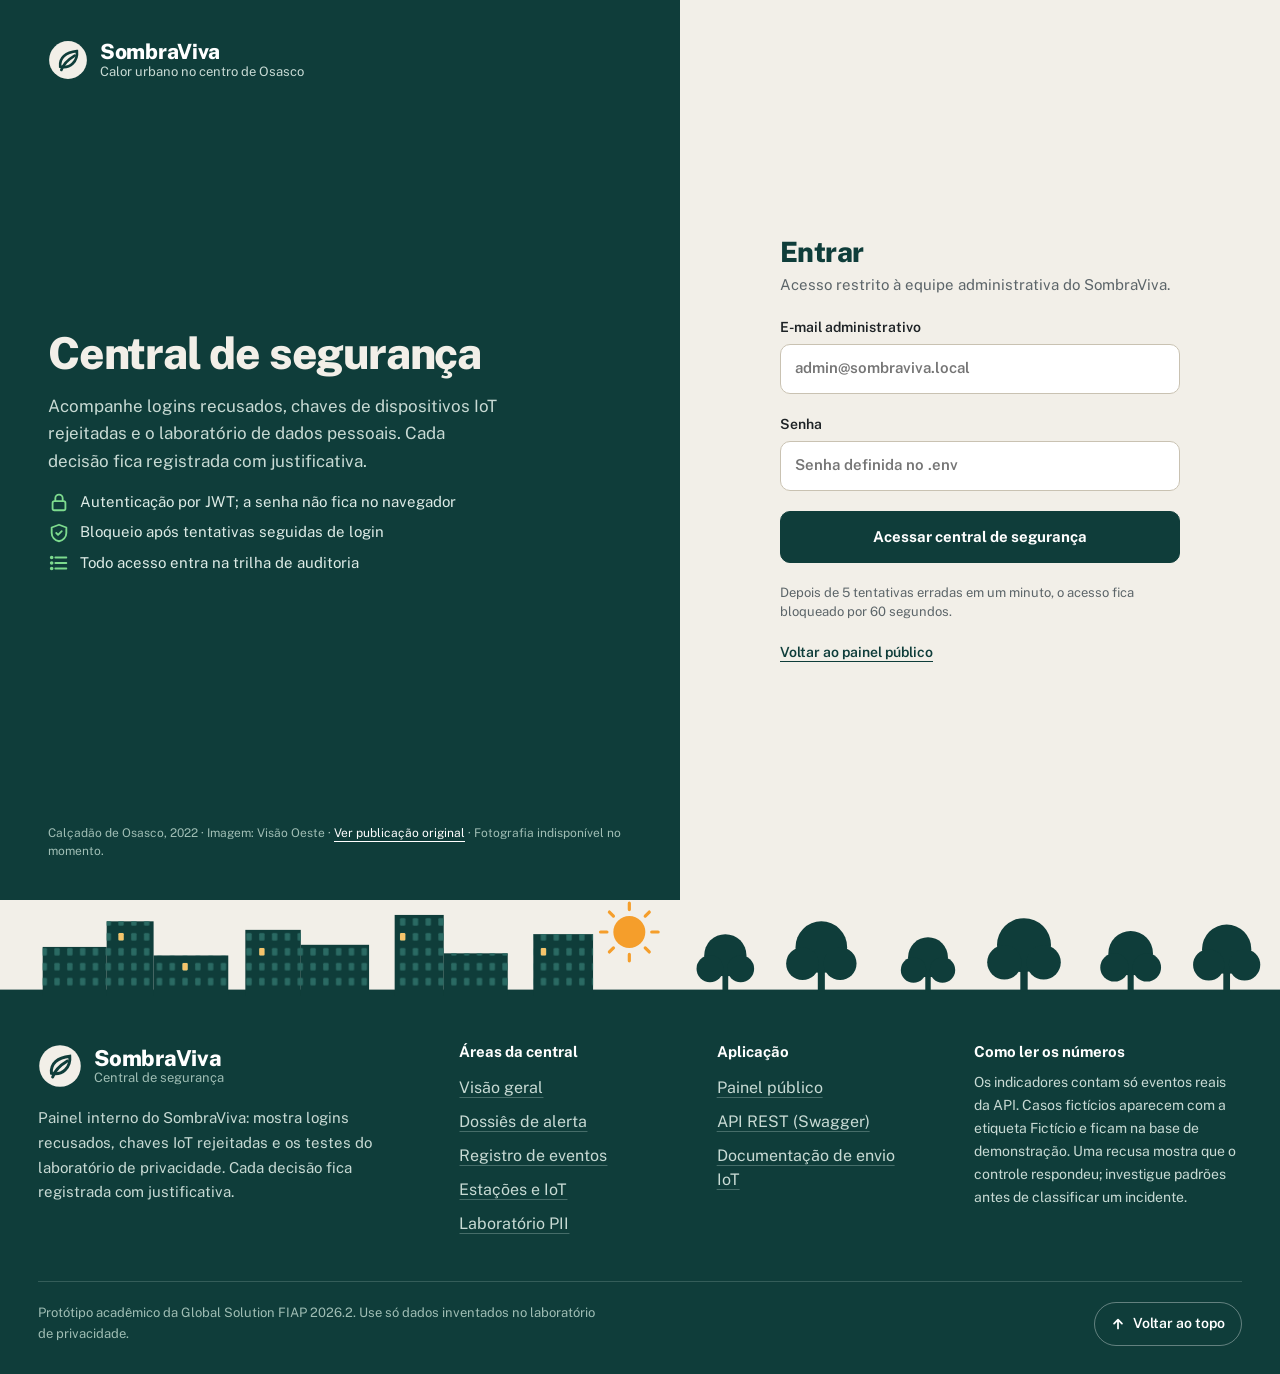
<file: static/admin.html>
<!doctype html>
<html lang="pt-BR">
<head>
  <meta charset="UTF-8" />
  <meta name="viewport" content="width=device-width, initial-scale=1" />
  <meta name="theme-color" content="#0F3D3A" />
  <meta name="color-scheme" content="light" />
  <meta name="robots" content="noindex" />
  <title>SombraViva | Central de segurança</title>
  <link rel="stylesheet" href="/static/admin-bundle.css?v=20261118.3" />
</head>
<body class="admin-page">
  <a class="skip-link" href="#conteudo">Pular para o conteúdo</a>
  <main id="conteudo">
    <section id="login-section" class="sv-login" aria-labelledby="login-title">
      <div class="sv-login-art">
        <img class="documentary-media" src="https://www.visaooeste.com.br/wp-content/uploads/2022/03/calcadao-osasco-1.jpg" data-credit-id="login-photo-note" alt="" width="1200" height="800" referrerpolicy="no-referrer" decoding="async" />
        <div class="sv-login-art-in">
          <a class="sv-brand" href="/">
            <svg aria-hidden="true" viewBox="0 0 36 36" fill="none"><circle cx="18" cy="18" r="17" fill="#F2EFE8"/><path d="M26 10C16 11 10 16 11 24c9 2 16-5 15-14Z" stroke="#0F3D3A" stroke-width="2.4"/><path d="M12 27c2-6 7-10 12-13" stroke="#0F3D3A" stroke-width="2.4" stroke-linecap="round"/></svg>
            <span><strong>SombraViva</strong><small>Calor urbano no centro de Osasco</small></span>
          </a>
          <div class="sv-login-pitch">
            <h1 id="login-title">Central de segurança</h1>
            <p>Acompanhe logins recusados, chaves de dispositivos IoT rejeitadas e o laboratório de dados pessoais. Cada decisão fica registrada com justificativa.</p>
            <ul>
              <li><svg aria-hidden="true" viewBox="0 0 24 24" fill="none" stroke="#7DDB8E" stroke-width="2" stroke-linecap="round" stroke-linejoin="round"><rect x="5" y="11" width="14" height="10" rx="2"/><path d="M8 11V8a4 4 0 0 1 8 0v3"/></svg>Autenticação por JWT; a senha não fica no navegador</li>
              <li><svg aria-hidden="true" viewBox="0 0 24 24" fill="none" stroke="#7DDB8E" stroke-width="2" stroke-linecap="round" stroke-linejoin="round"><path d="M12 3l8 3v6c0 4.5-3.4 8.3-8 9-4.6-.7-8-4.5-8-9V6l8-3z"/><path d="M9 12l2 2 4-4"/></svg>Bloqueio após tentativas seguidas de login</li>
              <li><svg aria-hidden="true" viewBox="0 0 24 24" fill="none" stroke="#7DDB8E" stroke-width="2" stroke-linecap="round" stroke-linejoin="round"><path d="M8 6h12M8 12h12M8 18h12"/><circle cx="4" cy="6" r="1"/><circle cx="4" cy="12" r="1"/><circle cx="4" cy="18" r="1"/></svg>Todo acesso entra na trilha de auditoria</li>
            </ul>
          </div>
          <p class="sv-login-credit">Calçadão de Osasco, 2022 · Imagem: Visão Oeste · <a href="https://visaooeste.com.br/osasco-recebe-programa-cidadania-itinerante/" target="_blank" rel="noopener noreferrer">Ver publicação original</a><span id="login-photo-note" hidden role="status"> · Fotografia indisponível no momento.</span></p>
        </div>
      </div>
      <div class="sv-login-form">
        <form id="login-form">
          <div class="sv-login-head">
            <h2>Entrar</h2>
            <p>Acesso restrito à equipe administrativa do SombraViva.</p>
          </div>
          <label for="admin-email">E-mail administrativo<input id="admin-email" type="email" autocomplete="username" placeholder="admin@sombraviva.local" required /></label>
          <label for="admin-pass">Senha<input id="admin-pass" type="password" autocomplete="current-password" placeholder="Senha definida no .env" required /></label>
          <button class="primary-btn" type="submit">Acessar central de segurança</button>
          <p id="login-status" class="form-status" role="status" aria-live="polite"></p>
          <p class="sv-login-note">Depois de 5 tentativas erradas em um minuto, o acesso fica bloqueado por 60 segundos.</p>
          <a href="/">Voltar ao painel público</a>
        </form>
      </div>
    </section>

    <div id="admin-section" class="hidden">
      <header>
        <div class="sv-strip">
          <div class="sv-wrap sv-strip-in">
            <p>
              <span class="sv-live">Sessão ativa</span>
              <span id="session-email">admin</span>
              <span class="is-muted">Atualização manual</span>
            </p>
            <p>
              <span id="admin-status" class="is-muted form-status" role="status" aria-live="polite">Carregando indicadores após a autenticação…</span>
              <button type="button" id="logout" class="sv-strip-btn">Encerrar sessão</button>
            </p>
          </div>
        </div>
        <div class="sv-bar">
          <div class="sv-wrap sv-admin-bar">
            <div class="sv-admin-bar-top">
              <a class="sv-brand" href="/">
                <svg aria-hidden="true" viewBox="0 0 36 36" fill="none"><circle cx="18" cy="18" r="17" fill="#0F3D3A"/><path d="M26 10C16 11 10 16 11 24c9 2 16-5 15-14Z" stroke="#9BD48F" stroke-width="2.4"/><path d="M12 27c2-6 7-10 12-13" stroke="#9BD48F" stroke-width="2.4" stroke-linecap="round"/></svg>
                <span><strong>SombraViva</strong><small>Central de segurança</small></span>
              </a>
              <div class="sv-admin-actions">
                <button type="button" id="admin-refresh" class="outline-btn">Atualizar dados</button>
                <a href="/">Painel público</a>
                <a href="/docs" target="_blank" rel="noopener">API REST</a>
              </div>
            </div>
            <label class="mobile-admin-nav" for="admin-section-select">Área da central
              <select id="admin-section-select">
                <option value="overview">Visão geral</option>
                <option value="alerts" selected>Dossiês de alerta</option>
                <option value="events">Registro de eventos</option>
                <option value="devices">Estações e IoT</option>
                <option value="lab">Laboratório PII</option>
              </select>
            </label>
            <div class="ops-tabs" role="tablist" aria-label="Áreas da central">
              <button class="ops-tab" type="button" data-tab="overview" role="tab" id="tab-overview" aria-controls="pane-overview" aria-selected="false" tabindex="-1">Visão geral</button>
              <button class="ops-tab active" type="button" data-tab="alerts" role="tab" id="tab-alerts" aria-controls="pane-alerts" aria-selected="true" tabindex="0" aria-current="page">Dossiês de alerta<span id="tab-count-alerts" class="ops-count is-hot">0</span></button>
              <button class="ops-tab" type="button" data-tab="events" role="tab" id="tab-events" aria-controls="pane-events" aria-selected="false" tabindex="-1">Registro de eventos</button>
              <button class="ops-tab" type="button" data-tab="devices" role="tab" id="tab-devices" aria-controls="pane-devices" aria-selected="false" tabindex="-1">Estações e IoT<span id="tab-count-devices" class="ops-count">0</span></button>
              <button class="ops-tab" type="button" data-tab="lab" role="tab" id="tab-lab" aria-controls="pane-lab" aria-selected="false" tabindex="-1">Laboratório PII</button>
            </div>
          </div>
        </div>
      </header>

      <div class="sv-wrap sv-admin-main">
        <section id="pane-overview" class="ops-pane hidden" role="tabpanel" tabindex="0" aria-labelledby="overview-title">
          <div class="ops-head">
            <h1 id="overview-title">Sinais que exigem ação</h1>
            <p>Janela das últimas 24 horas. Os indicadores contam só eventos reais; os casos fictícios ficam separados, na base de demonstração.</p>
          </div>
          <div class="sv-kpis" aria-label="Indicadores operacionais">
            <button type="button" class="sv-kpi" data-go="alerts">
              <svg aria-hidden="true" viewBox="0 0 44 44"><rect width="44" height="44" rx="12" fill="#F8E3E3"/><path d="M15 28h14l-2-3v-5a5 5 0 0 0-10 0v5z" fill="none" stroke="#C2412A" stroke-width="2.4" stroke-linejoin="round"/><path d="M20 31a2 2 0 0 0 4 0" fill="none" stroke="#C2412A" stroke-width="2.4" stroke-linecap="round"/></svg>
              <span><span class="sv-kpi-label">Alertas em revisão</span><strong id="open-alerts">…</strong><small>Recusas ou bloqueios não resolvidos</small></span>
            </button>
            <button type="button" class="sv-kpi" data-go="events">
              <svg aria-hidden="true" viewBox="0 0 44 44"><rect width="44" height="44" rx="12" fill="#F5E7CF"/><circle cx="22" cy="17" r="5" fill="none" stroke="#9A6F06" stroke-width="2.4"/><path d="M13 32c1.5-5 5-7 9-7s7.5 2 9 7" fill="none" stroke="#9A6F06" stroke-width="2.4" stroke-linecap="round"/></svg>
              <span><span class="sv-kpi-label">Logins recusados</span><strong id="failed-logins">…</strong><small>Tentativas nas últimas 24 h</small></span>
            </button>
            <button type="button" class="sv-kpi" data-go="devices">
              <svg aria-hidden="true" viewBox="0 0 44 44"><rect width="44" height="44" rx="12" fill="#E3EAEE"/><circle cx="17" cy="22" r="5" fill="none" stroke="#0F3D3A" stroke-width="2.4"/><path d="M22 22h11M29 22v4M33 22v3" fill="none" stroke="#0F3D3A" stroke-width="2.4" stroke-linecap="round"/></svg>
              <span><span class="sv-kpi-label">Chaves IoT rejeitadas</span><strong id="rejected-devices">…</strong><small>Autenticações bloqueadas</small></span>
            </button>
            <button type="button" class="sv-kpi" data-go="devices">
              <svg aria-hidden="true" viewBox="0 0 44 44"><rect width="44" height="44" rx="12" fill="#E6E4EF"/><path d="M14 30a11 11 0 0 1 16 0M10 25a17 17 0 0 1 24 0" fill="none" stroke="#5B4FA0" stroke-width="2.4" stroke-linecap="round"/><circle cx="22" cy="33" r="2.2" fill="#5B4FA0"/></svg>
              <span><span class="sv-kpi-label">Estações reais sem sinal</span><strong id="stale-stations">…</strong><small>Sem leitura há mais de 15 min</small></span>
            </button>
          </div>
          <div class="ops-row">
            <figure class="sv-card ops-chart is-narrow">
              <figcaption class="sv-card-title">Risco cidadão</figcaption>
              <div id="chart-risk" class="sv-chart sv-chart-gauge" role="img" aria-label="Medidor do indicador didático Risco Cidadão de 0 a 100"></div>
              <p class="sv-chart-foot">Heurística da atividade de segurança; inclui exemplos fictícios e não é probabilidade de ataque.</p>
            </figure>
            <figure class="sv-card ops-chart is-wide">
              <figcaption class="sv-card-title">Eventos por categoria e resultado</figcaption>
              <div id="chart-events" class="sv-chart" role="img" aria-label="Barras empilhadas com os eventos de segurança por categoria e resultado"></div>
            </figure>
            <figure class="sv-card ops-chart is-narrow">
              <figcaption class="sv-card-title">Achados de PII por gravidade</figcaption>
              <div id="chart-findings" class="sv-chart" role="img" aria-label="Gráfico de rosca com os achados de dados pessoais por gravidade"></div>
            </figure>
          </div>
          <div class="ops-row">
            <section class="sv-card ops-queue">
              <div class="ops-card-head"><h2>Fila de atenção</h2><button type="button" class="ops-link" data-go="alerts">Abrir dossiês</button></div>
              <div id="attention-list" class="ops-feed"><p>Carregando ocorrências…</p></div>
            </section>
            <section class="ops-sees">
              <h2>O que a central enxerga</h2>
              <svg role="img" aria-label="A central recebe eventos de login, chaves IoT e laboratório pela API; processos, arquivos e rede do servidor ficam fora" viewBox="0 0 440 188">
                <text x="68" y="16" text-anchor="middle" font-size="12" font-weight="700" fill="#FFFFFF">Entra na central</text>
                <text x="372" y="16" text-anchor="middle" font-size="12" font-weight="700" fill="#9FBDB4">Fica de fora</text>
                <g fill="#F2EFE8"><rect x="0" y="32" width="136" height="40" rx="10"/><rect x="0" y="84" width="136" height="40" rx="10"/><rect x="0" y="136" width="136" height="40" rx="10"/></g>
                <g font-size="13" font-weight="700" fill="#0F3D3A" text-anchor="middle"><text x="68" y="57">Login</text><text x="68" y="109">Chaves IoT</text><text x="68" y="161">Laboratório PII</text></g>
                <g stroke="#7DDB8E" stroke-width="2.5" stroke-linecap="round" stroke-linejoin="round" fill="none"><path d="M136 52 H164 M162 46 L170 52 L162 58"/><path d="M136 104 H164 M162 98 L170 104 L162 110"/><path d="M136 156 H164 M162 150 L170 156 L162 162"/></g>
                <rect x="172" y="32" width="96" height="144" rx="14" fill="#F2EFE8"/>
                <text x="220" y="100" text-anchor="middle" font-size="20" font-weight="800" fill="#0F3D3A">API</text>
                <text x="220" y="120" text-anchor="middle" font-size="11" fill="#394246">Recebe eventos</text>
                <g stroke="#9FBDB4" stroke-width="2" stroke-dasharray="4 5" fill="none"><path d="M268 52 H304"/><path d="M268 104 H304"/><path d="M268 156 H304"/></g>
                <g fill="#0F3D3A" stroke="#FF9C86" stroke-width="1.5"><circle cx="286" cy="52" r="9"/><circle cx="286" cy="104" r="9"/><circle cx="286" cy="156" r="9"/></g>
                <g stroke="#FF9C86" stroke-width="2.2" stroke-linecap="round" fill="none"><path d="M282.5 48.5 L289.5 55.5 M289.5 48.5 L282.5 55.5"/><path d="M282.5 100.5 L289.5 107.5 M289.5 100.5 L282.5 107.5"/><path d="M282.5 152.5 L289.5 159.5 M289.5 152.5 L282.5 159.5"/></g>
                <g fill="none" stroke="#9FBDB4" stroke-width="1.5" stroke-dasharray="4 4"><rect x="304" y="32" width="136" height="40" rx="10"/><rect x="304" y="84" width="136" height="40" rx="10"/><rect x="304" y="136" width="136" height="40" rx="10"/></g>
                <g font-size="13" font-weight="600" fill="#9FBDB4" text-anchor="middle"><text x="372" y="57">Processos</text><text x="372" y="109">Arquivos</text><text x="372" y="161">Rede interna</text></g>
              </svg>
              <p>Eventos gerados pela API: login, chaves IoT e laboratório PII. Não coleta processos, arquivos, rede interna ou telemetria do servidor, então não identifica máquinas comprometidas.</p>
              <p>Uma recusa de login ou de chave mostra que o controle respondeu. Investigue padrões antes de classificar um incidente.</p>
              <p id="demo-provenance" class="ops-provenance">Consultando registros de demonstração…</p>
              <button type="button" id="demo-tour" class="ops-light-btn">Explorar casos fictícios</button>
            </section>
          </div>
        </section>

        <section id="pane-alerts" class="ops-pane" role="tabpanel" tabindex="0" aria-labelledby="alerts-title">
          <div class="ops-head">
            <h1 id="alerts-title">Alertas para investigar</h1>
            <p>Escolha um alerta para abrir o dossiê com evidências, impactos possíveis e próximos passos. Uma ocorrência isolada nunca confirma um comprometimento.</p>
          </div>
          <div class="sv-card ops-filters">
            <label for="soc-hours">Intervalo<select id="soc-hours"><option value="24">Últimas 24 horas</option><option value="72">Últimas 72 horas</option><option value="168">Últimos 7 dias</option></select></label>
            <label for="soc-status">Situação<select id="soc-status"><option value="open">Pendentes de revisão</option><option value="all">Todos</option><option value="resolved">Resolvidos</option></select></label>
            <label for="soc-search">Buscar<input id="soc-search" type="search" autocomplete="off" placeholder="Ex.: login, estação" /></label>
            <label class="sv-check" for="soc-demo"><input type="checkbox" id="soc-demo" />Incluir casos fictícios</label>
            <button type="button" id="soc-seed" class="outline-btn">Criar casos de demonstração</button>
          </div>
          <p id="soc-status-text" class="ops-helper" role="status" aria-live="polite">Escolha filtros para inspecionar os alertas.</p>
          <div class="sv-casework">
            <section class="sv-card sv-case-index" aria-labelledby="case-index-title">
              <h2 id="case-index-title">Ocorrências</h2>
              <div id="soc-alert-list" class="soc-alert-list"><p class="ops-main-empty">Aguardando consulta…</p></div>
            </section>
            <article id="soc-dossier" class="sv-card sv-case-dossier" aria-label="Dossiê de investigação" aria-live="polite">
              <div class="sv-dossier-placeholder"><h2>Selecione um alerta</h2><p>O dossiê mostra as evidências, o impacto possível e os próximos passos.</p></div>
            </article>
          </div>
          <p class="ops-helper">A central reúne eventos produzidos pela API. A análise assistida sugere hipóteses e próximos passos, nunca confirma comprometimentos.</p>
        </section>

        <section id="pane-events" class="ops-pane hidden" role="tabpanel" tabindex="0" aria-labelledby="events-title">
          <div class="ops-head">
            <h1 id="events-title">Registro de eventos</h1>
            <p>O log original da API, com a trilha de cada decisão. Resolver um evento exige justificativa, e a mudança fica registrada.</p>
          </div>
          <div class="sv-card ops-filters">
            <label for="filter-category">Categoria<select id="filter-category"><option value="all">Todas</option><option value="login">Login</option><option value="iot_auth">Dispositivos IoT</option><option value="taint">Fluxo de dados</option></select></label>
            <label for="filter-severity">Gravidade<select id="filter-severity"><option value="all">Todas</option><option value="high">Alta</option><option value="medium">Média</option><option value="low">Baixa</option><option value="info">Informativa</option></select></label>
            <label for="filter-status">Situação<select id="filter-status"><option value="all">Todas</option><option value="new">Nova</option><option value="investigating">Em investigação</option><option value="resolved">Resolvida</option></select></label>
            <label class="sv-check" for="include-demo"><input type="checkbox" id="include-demo" />Incluir eventos fictícios</label>
          </div>
          <p id="event-count" class="ops-helper" role="status" aria-live="polite"></p>
          <div id="event-detail" class="sv-card ops-selected hidden" aria-live="polite"></div>
          <div class="sv-card ops-log">
            <div id="event-list" class="ops-feed" aria-live="polite"></div>
            <div class="ops-pagination"><button type="button" id="events-prev" class="outline-btn">Anterior</button><span id="events-page">—</span><button type="button" id="events-next" class="outline-btn">Próxima</button></div>
          </div>
          <p id="events-status" class="form-status" role="status" aria-live="polite"></p>
        </section>

        <section id="pane-devices" class="ops-pane hidden" role="tabpanel" tabindex="0" aria-labelledby="devices-title">
          <div class="ops-head">
            <h1 id="devices-title">Estações e credenciais IoT</h1>
            <p>Última leitura, origem de cada estação e o que a API observa dela. Estações simuladas não provam equipamento físico ligado; só as reais geram alerta quando ficam sem sinal.</p>
          </div>
          <section class="sv-card ops-source" aria-labelledby="source-title">
            <div class="ops-card-head">
              <div>
                <h2 id="source-title">Fonte dos dados do painel público</h2>
                <p class="ops-helper">Escolha de onde vêm as leituras de sombra e sol mostradas no site. As duas fontes continuam sendo gravadas; a troca só muda o que o painel exibe.</p>
              </div>
              <span id="source-current" class="sv-tag is-ok">Carregando…</span>
            </div>
            <fieldset class="ops-source-options">
              <legend class="sv-visually-hidden">Fonte do painel público</legend>
              <label class="ops-source-option" for="source-estacoes">
                <input type="radio" name="panel-source" id="source-estacoes" value="estacoes" />
                <span><strong>Estações cadastradas</strong><small>Fonte original do projeto: estações da zona arborizada e do Calçadão (simulador e seed).</small><em id="source-stats-estacoes">—</em></span>
              </label>
              <label class="ops-source-option" for="source-esp32">
                <input type="radio" name="panel-source" id="source-esp32" value="esp32" />
                <span><strong>ESP32 (Wokwi)</strong><small>Circuito com DHT22 na sombra e no sol, enviado para POST /api/v1/medicoes.</small><em id="source-stats-esp32">—</em></span>
              </label>
            </fieldset>
            <div class="ops-button-row">
              <button type="button" id="source-save" class="primary-btn">Usar esta fonte no painel</button>
              <a href="/#esp32" target="_blank" rel="noopener">Ver o painel público</a>
            </div>
            <p id="source-status" class="form-status" role="status" aria-live="polite"></p>
          </section>
          <div id="device-list" class="ops-devices"><p>Carregando estações…</p></div>
          <div class="ops-row">
            <figure class="sv-card ops-flow">
              <figcaption class="sv-card-title">O caminho de uma leitura</figcaption>
              <svg role="img" aria-label="A estação envia a leitura; a API confere o hash da chave; com chave certa grava no banco e responde 201; com chave errada responde 401 e registra o evento; após 10 erros em um minuto responde 429" viewBox="0 0 560 276">
                <rect x="0" y="56" width="120" height="68" rx="12" fill="#E6E4EF"/>
                <path d="M53 83a10 10 0 0 1 14 0M46 76a20 20 0 0 1 28 0" fill="none" stroke="#5B4FA0" stroke-width="3" stroke-linecap="round"/>
                <circle cx="60" cy="90" r="3" fill="#5B4FA0"/>
                <text x="60" y="111" text-anchor="middle" font-size="13" font-weight="700" fill="#1E2326">Estação</text>
                <path d="M120 90 H178" stroke="#1E2326" stroke-width="2.5"/><path d="M176 84 L184 90 L176 96" fill="none" stroke="#1E2326" stroke-width="2.5" stroke-linecap="round" stroke-linejoin="round"/>
                <text x="153" y="78" text-anchor="middle" font-size="12" fill="#5C6569">Chave + ID</text>
                <path d="M250 44 L314 90 L250 136 L186 90 Z" fill="#0F3D3A"/>
                <text x="250" y="86" text-anchor="middle" font-size="12" font-weight="700" fill="#FFFFFF">Hash</text>
                <text x="250" y="102" text-anchor="middle" font-size="12" font-weight="700" fill="#FFFFFF">confere?</text>
                <path d="M314 90 H422" stroke="#2F7A4F" stroke-width="2.5"/><path d="M422 84 L430 90 L422 96" fill="none" stroke="#2F7A4F" stroke-width="2.5" stroke-linecap="round" stroke-linejoin="round"/>
                <text x="372" y="78" text-anchor="middle" font-size="12" font-weight="700" fill="#2F7A4F">Sim</text>
                <path d="M432 68 V114 C432 126 528 126 528 114 V68" fill="#FFFFFF" stroke="#0F3D3A" stroke-width="2"/>
                <ellipse cx="480" cy="68" rx="48" ry="12" fill="#FFFFFF" stroke="#0F3D3A" stroke-width="2"/>
                <text x="480" y="104" text-anchor="middle" font-size="13" font-weight="700" fill="#0F3D3A">Banco</text>
                <text x="480" y="150" text-anchor="middle" font-size="12" font-weight="700" fill="#2F7A4F">201 · Leitura gravada</text>
                <path d="M250 136 V194" stroke="#C2412A" stroke-width="2.5"/><path d="M244 194 L250 202 L256 194" fill="none" stroke="#C2412A" stroke-width="2.5" stroke-linecap="round" stroke-linejoin="round"/>
                <text x="264" y="172" font-size="12" font-weight="700" fill="#C2412A">Não</text>
                <rect x="170" y="204" width="160" height="56" rx="12" fill="#F8E3E3"/>
                <text x="250" y="227" text-anchor="middle" font-size="13" font-weight="700" fill="#8A1832">401 recusado</text>
                <text x="250" y="244" text-anchor="middle" font-size="11" fill="#8A1832">Evento no registro</text>
                <path d="M330 232 H394" stroke="#8A1832" stroke-width="2" stroke-dasharray="5 4"/><path d="M394 227 L401 232 L394 237" fill="none" stroke="#8A1832" stroke-width="2" stroke-linecap="round" stroke-linejoin="round"/>
                <text x="366" y="222" text-anchor="middle" font-size="11" fill="#5C6569">Se repetir</text>
                <rect x="403" y="204" width="154" height="56" rx="12" fill="#1E2326"/>
                <text x="480" y="227" text-anchor="middle" font-size="13" font-weight="700" fill="#FFFFFF">429 bloqueado</text>
                <text x="480" y="244" text-anchor="middle" font-size="11" fill="#C9D0D4">Após 10 erros em 1 min</text>
              </svg>
            </figure>
            <section class="ops-sees">
              <h2>Como um dispositivo se autentica</h2>
              <ol class="ops-auth-steps">
                <li>Envia <code>Authorization: Bearer</code> com a chave e o cabeçalho <code>X-Device-Id</code>.</li>
                <li>A API compara o hash da chave; o valor original nunca fica guardado.</li>
                <li>Chave errada recebe 401, a leitura é descartada e o evento vai para o registro.</li>
                <li>Depois de 10 chaves erradas em um minuto, a origem recebe 429 e para de gerar registros, evitando inundar o log.</li>
              </ol>
              <a href="/docs" target="_blank" rel="noopener">Documentação de envio IoT</a>
            </section>
          </div>
        </section>

        <section id="pane-lab" class="ops-pane hidden" role="tabpanel" tabindex="0" aria-labelledby="lab-title">
          <div class="ops-head">
            <h1 id="lab-title">Laboratório de privacidade</h1>
            <p>Teste se um dado pessoal escaparia para um log, uma resposta pública ou um serviço externo. Use só conteúdo inventado: o servidor guarda os tipos detectados e uma prévia protegida, nunca o texto original.</p>
          </div>
          <div class="ops-row is-stretch">
            <form class="sv-card ops-lab-form" id="audit-form">
              <h2>Testar um fluxo de informação</h2>
              <label for="audit-text">Texto de teste<textarea id="audit-text" rows="4">CPF: 000.000.000-00; email: exemplo@example.invalid</textarea></label>
              <fieldset class="ops-sinks">
                <legend>Para onde o texto iria</legend>
                <label class="ops-sink"><input type="radio" name="audit-sink" value="log_bruto" checked /><span>Log bruto</span><b class="sv-tag is-bad">Inseguro</b></label>
                <label class="ops-sink"><input type="radio" name="audit-sink" value="resposta_publica" /><span>Resposta pública</span><b class="sv-tag is-bad">Inseguro</b></label>
                <label class="ops-sink"><input type="radio" name="audit-sink" value="servico_externo" /><span>Serviço externo</span><b class="sv-tag is-bad">Inseguro</b></label>
                <label class="ops-sink"><input type="radio" name="audit-sink" value="log_redigido" /><span>Log redigido</span><b class="sv-tag is-ok">Controle</b></label>
                <label class="ops-sink"><input type="radio" name="audit-sink" value="banco_parametrizado" /><span>Banco parametrizado</span><b class="sv-tag is-ok">Controle</b></label>
              </fieldset>
              <div class="ops-button-row">
                <button id="audit-button" class="primary-btn" type="button">Executar auditoria</button>
                <button id="remediation-button" class="outline-btn" type="button">Explicar achados</button>
              </div>
              <p id="remediation-result" class="form-status" role="status" aria-live="polite"></p>
            </form>
            <section id="audit-result" class="sv-card ops-result" aria-live="polite">
              <div class="ops-result-empty">
                <h2>Resultado da auditoria</h2>
                <p>Escolha um destino e clique em Executar auditoria. O resultado mostra o caminho do dado, a gravidade e o que fazer.</p>
              </div>
            </section>
          </div>
          <aside class="ops-risk-note" aria-label="Indicador acadêmico de Risco Cidadão">
            <div><span>Risco cidadão · indicador didático</span><strong id="didactic-risk">—</strong></div>
            <p id="risk-explanation">Índice heurístico da atividade de segurança. A pontuação pode incluir exemplos fictícios e não corresponde à probabilidade de ataque nem a risco climático.</p>
          </aside>
          <section class="sv-card ops-findings">
            <div class="ops-card-head"><h2>Achados registrados</h2><label class="sv-check" for="findings-demo"><input id="findings-demo" type="checkbox" />Exibir exemplos</label></div>
            <div id="finding-list" class="ops-feed"><p>Carregando achados…</p></div>
            <p class="ops-helper">A orientação por IA é opcional. Sem chave configurada, a aplicação usa regras locais e avisa esse modo.</p>
          </section>
        </section>
      </div>
    </div>
  </main>

  <footer class="sv-footer">
    <div class="sv-skyline">
      <svg aria-hidden="true" viewBox="0 0 1200 90">
        <defs><pattern id="sv-janelas" width="12" height="14" patternUnits="userSpaceOnUse"><rect x="3" y="3" width="5" height="7" rx="1" fill="#2A6A63"/></pattern><g id="sv-arvore"><rect x="-3" y="62" width="6" height="24"/><circle cx="0" cy="48" r="22"/><circle cx="-16" cy="62" r="14"/><circle cx="16" cy="62" r="14"/></g></defs>
        <circle cx="590" cy="30" r="15" fill="#F59E2B"/>
        <g stroke="#F59E2B" stroke-width="3" stroke-linecap="round"><path d="M611 30h6M604.9 44.9l3.8 3.8M590 51v6M575.1 44.9l-3.8 3.8M569 30h-6M575.1 15.1l-3.8-3.8M590 9V3M604.9 15.1l3.8-3.8"/></g>
        <g fill="#0F3D3A"><rect x="0" y="84" width="1200" height="6"/><rect x="40" y="44" width="60" height="46"/><rect x="100" y="20" width="44" height="70"/><rect x="144" y="52" width="70" height="38"/><rect x="230" y="28" width="52" height="62"/><rect x="282" y="42" width="64" height="48"/><rect x="370" y="14" width="46" height="76"/><rect x="416" y="50" width="60" height="40"/><rect x="500" y="32" width="56" height="58"/></g>
        <g fill="url(#sv-janelas)"><rect x="40" y="44" width="60" height="40"/><rect x="100" y="20" width="44" height="64"/><rect x="144" y="52" width="70" height="32"/><rect x="230" y="28" width="52" height="56"/><rect x="282" y="42" width="64" height="42"/><rect x="370" y="14" width="46" height="70"/><rect x="416" y="50" width="60" height="34"/><rect x="500" y="32" width="56" height="52"/></g>
        <g fill="#F5C46B"><rect x="111" y="31" width="5" height="7" rx="1"/><rect x="171" y="59" width="5" height="7" rx="1"/><rect x="243" y="45" width="5" height="7" rx="1"/><rect x="375" y="31" width="5" height="7" rx="1"/><rect x="507" y="45" width="5" height="7" rx="1"/></g>
        <g fill="#0F3D3A"><use href="#sv-arvore" transform="translate(680 86) scale(.9) translate(0 -86)"/><use href="#sv-arvore" transform="translate(770 86) scale(1.1) translate(0 -86)"/><use href="#sv-arvore" transform="translate(870 86) scale(.85) translate(0 -86)"/><use href="#sv-arvore" transform="translate(960 86) scale(1.15) translate(0 -86)"/><use href="#sv-arvore" transform="translate(1060 86) scale(.95) translate(0 -86)"/><use href="#sv-arvore" transform="translate(1150 86) scale(1.05) translate(0 -86)"/></g>
      </svg>
    </div>
    <div class="sv-footer-main">
      <div class="sv-wrap sv-footer-cols">
        <div class="sv-footer-about">
          <a class="sv-brand" href="/">
            <svg aria-hidden="true" viewBox="0 0 36 36" fill="none"><circle cx="18" cy="18" r="17" fill="#F2EFE8"/><path d="M26 10C16 11 10 16 11 24c9 2 16-5 15-14Z" stroke="#0F3D3A" stroke-width="2.4"/><path d="M12 27c2-6 7-10 12-13" stroke="#0F3D3A" stroke-width="2.4" stroke-linecap="round"/></svg>
            <span><strong>SombraViva</strong><small>Central de segurança</small></span>
          </a>
          <p>Painel interno do SombraViva: mostra logins recusados, chaves IoT rejeitadas e os testes do laboratório de privacidade. Cada decisão fica registrada com justificativa.</p>
        </div>
        <nav class="sv-footer-col" aria-label="Áreas da central">
          <h2>Áreas da central</h2>
          <ul>
            <li><a href="#conteudo" data-go="overview">Visão geral</a></li>
            <li><a href="#conteudo" data-go="alerts">Dossiês de alerta</a></li>
            <li><a href="#conteudo" data-go="events">Registro de eventos</a></li>
            <li><a href="#conteudo" data-go="devices">Estações e IoT</a></li>
            <li><a href="#conteudo" data-go="lab">Laboratório PII</a></li>
          </ul>
        </nav>
        <div class="sv-footer-col">
          <h2>Aplicação</h2>
          <ul>
            <li><a href="/">Painel público</a></li>
            <li><a href="/docs" target="_blank" rel="noopener">API REST (Swagger)</a></li>
            <li><a href="/docs#/default" target="_blank" rel="noopener">Documentação de envio IoT</a></li>
          </ul>
        </div>
        <div class="sv-footer-col is-wide">
          <h2>Como ler os números</h2>
          <p>Os indicadores contam só eventos reais da API. Casos fictícios aparecem com a etiqueta Fictício e ficam na base de demonstração. Uma recusa mostra que o controle respondeu; investigue padrões antes de classificar um incidente.</p>
        </div>
      </div>
      <div class="sv-wrap sv-footer-bottom">
        <div>
          <p>Protótipo acadêmico da Global Solution FIAP 2026.2. Use só dados inventados no laboratório de privacidade.</p>
          <a class="sv-top" href="#conteudo"><svg aria-hidden="true" viewBox="0 0 16 16" fill="none" stroke="currentColor" stroke-width="2" stroke-linecap="round" stroke-linejoin="round"><path d="M8 13V3M3.5 7.5L8 3l4.5 4.5"/></svg>Voltar ao topo</a>
        </div>
      </div>
    </div>
  </footer>

  <script src="/static/vendor/echarts.min.js?v=5.6.0" defer></script>
  <script src="/static/admin-charts.js?v=20261118.3" defer></script>
  <script src="/static/admin.js?v=20261118.3" defer></script>
  <script src="/static/media.js?v=20261118.3" defer></script>
  <script src="/static/motion.js?v=20261118.3" defer></script>
</body>
</html>
</file>
<file: static/admin-bundle.css>
/* SombraViva: generated CSS. Edit source files and run scripts/build_css.py. */
/* === sv-base.css === */
/* SombraViva 2026.4 — base visual compartilhada pelo painel público e pela central de segurança.
   Verde-copa (#0F3D3A) para a marca e a sombra, vermelho-tijolo (#C2412A) para o calor e o alerta,
   papel claro (#F2EFE8) de fundo. Fonte Public Sans servida pelo próprio sistema (sem CDN). */
@font-face { font-family: "Public Sans"; font-style: normal; font-weight: 400; font-display: swap; src: url("/static/vendor/fonts/public-sans-latin-400-normal.woff2") format("woff2"); }
@font-face { font-family: "Public Sans"; font-style: normal; font-weight: 600; font-display: swap; src: url("/static/vendor/fonts/public-sans-latin-600-normal.woff2") format("woff2"); }
@font-face { font-family: "Public Sans"; font-style: normal; font-weight: 700; font-display: swap; src: url("/static/vendor/fonts/public-sans-latin-700-normal.woff2") format("woff2"); }
@font-face { font-family: "Public Sans"; font-style: normal; font-weight: 800; font-display: swap; src: url("/static/vendor/fonts/public-sans-latin-800-normal.woff2") format("woff2"); }
:root {
  --green: #0F3D3A;       /* marca, sombra, superfícies escuras */
  --green-2: #2F7A4F;
  --green-3: #3E8E5A;
  --mint: #B9E2B0;
  --brick: #C2412A;       /* calor, alerta, destaque */
  --wine: #8A1832;        /* perigo, bloqueio */
  --amber: #D9A21B;
  --amber-ink: #6A5A1E;
  --violet: #5B4FA0;      /* IoT */
  --page: #F2EFE8;
  --paper: #FBFAF7;
  --card: #FFFFFF;
  --ink: #1E2326;
  --ink-2: #394246;
  --ink-3: #5C6569;
  --rule: #EEEBE4;
  --field: #C9C2B2;
  --line: rgba(30,35,38,.1);
  --on-green: #C8DAD4;
  --on-green-2: #9FBDB4;
  --t1: #2D2A6E; --t2: #8E2C8E; --t3: #E0533A; --t4: #F59E2B; --t5: #F9D857;
  --text: "Public Sans", system-ui, -apple-system, "Segoe UI", Arial, sans-serif;
  --wrap: 1440px;
  --gutter: clamp(20px, 3vw, 44px);
  color-scheme: light;
}
*, *::before, *::after { box-sizing: border-box; }
html { scroll-behavior: smooth; scroll-padding-top: 24px; }
body { margin: 0; background: var(--page); color: var(--ink); font: 400 16px/1.5 var(--text); -webkit-font-smoothing: antialiased; }
h1, h2, h3, h4 { margin: 0; font-weight: 800; line-height: 1.1; }
p, figure, dl, dd, ol, ul { margin: 0; }
a { color: var(--green); text-underline-offset: 4px; }
a:hover { color: var(--brick); }
code { font: .9em/1.4 ui-monospace, "Cascadia Code", Consolas, monospace; }
img { max-width: 100%; display: block; }
:focus-visible { outline: 3px solid var(--brick); outline-offset: 3px; }
.skip-link { position: absolute; left: 12px; top: -60px; background: var(--ink); color: #fff; padding: 10px 14px; z-index: 50; border-radius: 8px; }
.skip-link:focus { top: 12px; color: #fff; }
.hidden, [hidden] { display: none !important; }
.sv-visually-hidden { position: absolute !important; width: 1px; height: 1px; overflow: hidden; clip: rect(0 0 0 0); white-space: nowrap; }
strong, .tnum { font-variant-numeric: tabular-nums; }
.sv-wrap { max-width: var(--wrap); margin: 0 auto; padding-left: var(--gutter); padding-right: var(--gutter); }

/* Cabeçalho: faixa escura de status + barra com marca e navegação */
.sv-strip { background: var(--green); color: #DDEBE6; font-size: 14px; }
.sv-strip-in { display: flex; flex-wrap: wrap; align-items: center; justify-content: space-between; gap: 8px 24px; padding-top: 10px; padding-bottom: 10px; }
.sv-strip p { display: flex; flex-wrap: wrap; align-items: center; gap: 6px 18px; }
.sv-strip .is-muted { color: var(--on-green-2); }
.sv-strip a { color: #fff; font-weight: 600; }
.sv-live { display: flex; align-items: center; gap: 8px; font-weight: 700; color: #fff; }
.sv-live::before { content: ""; width: 9px; height: 9px; border-radius: 50%; background: #7DDB8E; box-shadow: 0 0 0 4px rgba(125,219,142,.25); }
.sv-bar { background: var(--page); border-bottom: 1px solid rgba(30,35,38,.12); }
.sv-bar-in { display: flex; flex-wrap: wrap; align-items: center; justify-content: space-between; gap: 12px 24px; padding-top: 14px; padding-bottom: 14px; position: relative; }
.sv-brand { display: flex; align-items: center; gap: 12px; color: var(--green); text-decoration: none; }
.sv-brand svg { width: 40px; height: 40px; flex: none; }
.sv-brand span { display: flex; flex-direction: column; line-height: 1.15; }
.sv-brand strong { font-weight: 800; font-size: 21px; letter-spacing: -.3px; }
.sv-brand small { font-size: 13px; color: var(--ink-3); }
.sv-nav { display: flex; flex-wrap: wrap; align-items: center; gap: 0 2px; font-size: 15px; font-weight: 600; }
.sv-nav a { color: var(--ink); text-decoration: none; padding: 12px; }
.sv-nav a:hover { color: var(--brick); }
.sv-nav a.selected, .sv-nav a[aria-current] { color: var(--green); box-shadow: inset 0 -3px 0 var(--brick); }
.sv-nav .sv-nav-cta { display: flex; align-items: center; gap: 8px; color: var(--green); border: 1.5px solid var(--green); padding: 10px 16px; border-radius: 12px; margin-left: 10px; }
.sv-nav .sv-nav-cta svg { width: 16px; height: 16px; }
.menu-toggle { display: none; width: 44px; height: 44px; border: 0; background: transparent; padding: 10px; cursor: pointer; }
.menu-toggle span { display: block; height: 2px; background: var(--green); margin: 5px 0; }

/* Botões e campos */
.sv-button, .primary-btn, .outline-btn {
  display: inline-flex; align-items: center; justify-content: center; gap: 8px; min-height: 48px;
  padding: 0 22px; border-radius: 10px; border: 1.5px solid var(--green); background: var(--green); color: #fff;
  font: 700 15px/1 var(--text); text-decoration: none; cursor: pointer; text-align: center;
}
.sv-button:hover, .primary-btn:hover { background: #164F4B; color: #fff; }
.sv-button-hot { background: var(--brick); border-color: var(--brick); }
.sv-button-hot:hover { background: #A8361F; border-color: #A8361F; }
.sv-button-quiet, .outline-btn { background: transparent; color: var(--green); }
.sv-button-quiet:hover, .outline-btn:hover { background: var(--green); color: #fff; }
.sv-button:disabled, .primary-btn:disabled, .outline-btn:disabled { opacity: .45; cursor: not-allowed; }
input, select, textarea {
  font: inherit; font-size: 15px; color: var(--ink); background: #fff; border: 1px solid var(--field); border-radius: 10px;
  padding: 0 14px; min-height: 48px; width: 100%;
}
textarea { padding: 12px 14px; resize: vertical; line-height: 1.5; }
input[type="checkbox"], input[type="radio"] { width: 20px; height: 20px; min-height: 0; padding: 0; accent-color: var(--green); flex: none; }
label { display: flex; flex-direction: column; gap: 6px; font-size: 14px; font-weight: 600; color: var(--ink); }
label small { font-weight: 400; color: var(--ink-3); }
.sv-check { flex-direction: row; align-items: center; gap: 10px; min-height: 48px; }

/* Superfícies, rótulos e números */
.sv-card { background: var(--card); border: 1px solid var(--line); border-radius: 20px; padding: 24px; min-width: 0; }
.sv-card-title { font-weight: 700; font-size: 17px; }
.sv-tag { display: inline-block; font-size: 12px; font-weight: 700; padding: 2px 10px; border-radius: 999px; background: #F5E7CF; color: var(--amber-ink); white-space: nowrap; }
.sv-tag.is-ok { background: #D3EBD9; color: #14432A; }
.sv-tag.is-bad { background: #F8E3E3; color: var(--wine); }
.sv-tag.is-high { background: var(--wine); color: #fff; }
.sv-tag.is-medium { background: #B07A0C; color: #fff; }
.sv-tag.is-low, .sv-tag.is-info { background: #DDD8CC; color: var(--ink-2); }
.sv-legend { display: flex; flex-wrap: wrap; gap: 8px 16px; font-size: 13px; color: var(--ink-3); }
.sv-legend span { display: inline-flex; align-items: center; gap: 6px; }
.sv-legend i { width: 12px; height: 12px; border-radius: 3px; display: inline-block; }
.sv-kpis { display: grid; grid-template-columns: repeat(auto-fit, minmax(240px, 1fr)); gap: 16px; }
.sv-kpi { background: var(--card); border: 1px solid var(--line); border-radius: 16px; padding: 18px 20px; display: grid; grid-template-columns: 44px minmax(0, 1fr); gap: 4px 14px; align-items: start; color: var(--ink); text-decoration: none; }
a.sv-kpi:hover { border-color: var(--green); color: var(--ink); }
.sv-kpi svg { width: 44px; height: 44px; }
.sv-kpi > span { display: flex; flex-direction: column; gap: 2px; min-width: 0; }
.sv-kpi-label { font-size: 14px; color: var(--ink-3); }
.sv-kpi strong { font-size: 30px; font-weight: 800; letter-spacing: -.8px; line-height: 1.2; }
.sv-kpi small { font-size: 13px; color: var(--ink-3); }

.sv-chart { width: 100%; height: 300px; }
.sv-chart-foot { font-size: 13px; color: var(--ink-3); }
/* Tooltip do ECharts montado com classes: a CSP não permite estilos inline em HTML. */
.sv-tip { font: 500 13px/1.45 var(--text); }
.sv-tip b { display: block; margin-bottom: 2px; }
.sv-tip i { display: inline-block; width: 9px; height: 9px; border-radius: 50%; margin-right: 6px; }
.sv-tip .c-shade { background: var(--green-2); } .sv-tip .c-sun { background: var(--brick); }
.sv-tip .c-max { background: var(--brick); } .sv-tip .c-mean { background: var(--green); } .sv-tip .c-min { background: #4F74A8; }
.sv-tip .c-cmp { background: var(--green-2); } .sv-tip .c-heat { background: var(--t4); }

.risk-normal { color: var(--green-3); } .risk-atencao { color: #9A6F06; } .risk-alerta { color: var(--brick); } .risk-perigo { color: var(--wine); }
.sv-pill { display: inline-block; padding: 3px 10px; border-radius: 999px; font-size: 12px; font-weight: 700; color: #fff; background: var(--ink-3); }
.sv-pill.risk-normal { background: #D3EBD9; color: #14432A; } .sv-pill.risk-atencao { background: #F5E7CF; color: var(--amber-ink); }
.sv-pill.risk-alerta { background: var(--brick); color: #fff; } .sv-pill.risk-perigo { background: var(--wine); color: #fff; }

/* Rodapé: silhueta da cidade (prédios ao sol, árvores à sombra) + colunas */
.sv-footer { color: var(--on-green); }
.sv-skyline { line-height: 0; background: var(--page); }
.sv-skyline.on-paper { background: var(--paper); }
.sv-skyline svg { display: block; width: 100%; height: auto; }
.sv-footer-main { background: var(--green); }
.sv-footer-cols { display: flex; flex-wrap: wrap; gap: 40px 64px; padding-top: 48px; }
.sv-footer-about { flex: 1.6 1 320px; min-width: 0; display: flex; flex-direction: column; gap: 18px; }
.sv-footer-about .sv-brand { color: #fff; }
.sv-footer-about .sv-brand svg { width: 44px; height: 44px; }
.sv-footer-about .sv-brand strong { font-size: 22px; }
.sv-footer-about .sv-brand small { color: var(--on-green-2); }
.sv-footer-about > p { font-size: 15px; line-height: 1.65; max-width: 44ch; }
.sv-footer-col { flex: 1 1 170px; min-width: 0; }
.sv-footer-col.is-wide { flex: 1.2 1 240px; }
.sv-footer h2 { margin: 0 0 10px; font-size: 15px; font-weight: 700; color: #fff; }
.sv-footer ul { padding: 0; list-style: none; display: flex; flex-direction: column; }
.sv-footer-col a { display: inline-block; padding: 5px 0; color: var(--on-green); text-decoration: underline; text-decoration-color: rgba(200,218,212,.3); }
.sv-footer-col a:hover { color: #fff; }
.sv-footer-col p { font-size: 14px; line-height: 1.65; }
.sv-footer-sources { gap: 8px; }
.sv-footer-sources a { padding: 0; color: #fff; text-decoration-color: rgba(255,255,255,.35); }
.sv-footer-sources span { display: block; font-size: 13px; color: var(--on-green-2); }
.sv-ods-note { font-size: 13px; color: var(--on-green-2); }
.sv-ods { flex-direction: row !important; flex-wrap: wrap; gap: 10px 18px; font-size: 14px; color: #DDEBE6; margin-top: 10px; }
.sv-ods li { display: flex; align-items: center; gap: 8px; }
.sv-ods b { width: 28px; height: 28px; border-radius: 6px; display: flex; align-items: center; justify-content: center; font-size: 14px; font-weight: 800; color: #fff; box-shadow: 0 0 0 1px rgba(255,255,255,.3); }
.sv-ods .ods-3 { background: #4C9F38; } .sv-ods .ods-11 { background: #FD9D24; color: var(--ink); } .sv-ods .ods-13 { background: #3F7E44; }
.sv-footer-bottom { padding-top: 40px; padding-bottom: 28px; }
.sv-footer-bottom > div { border-top: 1px solid rgba(200,218,212,.2); padding-top: 20px; display: flex; flex-wrap: wrap; align-items: center; justify-content: space-between; gap: 12px 32px; font-size: 13px; color: var(--on-green-2); }
.sv-footer-bottom p { max-width: 70ch; line-height: 1.6; }
.sv-top { display: flex; align-items: center; gap: 8px; color: #fff; font-weight: 600; font-size: 14px; text-decoration: none; border: 1.5px solid rgba(255,255,255,.35); border-radius: 999px; padding: 8px 16px; min-height: 44px; }
.sv-top:hover { color: var(--green); background: #fff; }
.sv-top svg { width: 14px; height: 14px; }

/* Animações de entrada: só quando o sistema não pede menos movimento */
@keyframes sv-rise { from { opacity: 0; transform: translateY(24px); } to { opacity: 1; transform: none; } }
@keyframes sv-fade { from { opacity: 0; } to { opacity: 1; } }
@keyframes sv-zoom { from { opacity: 0; transform: scale(1.06); } to { opacity: 1; transform: none; } }
@keyframes sv-pop { 0% { transform: scale(1); } 40% { transform: scale(1.06); } 100% { transform: scale(1); } }
.js-motion .sv-reveal { opacity: 0; transform: translateY(28px); transition: opacity .7s cubic-bezier(.2,.7,.2,1) var(--reveal-delay, 0ms), transform .7s cubic-bezier(.2,.7,.2,1) var(--reveal-delay, 0ms); }
.js-motion .sv-reveal.is-visible { opacity: 1; transform: none; }
.sv-pulse { display: inline-block; animation: sv-pop .5s ease-out; }
.sv-kpi, .sv-card, .ops-sees { transition: transform .25s ease, box-shadow .25s ease, border-color .25s ease; }
a.sv-kpi:hover, button.sv-kpi:hover { transform: translateY(-3px); box-shadow: 0 10px 24px rgba(15,61,58,.10); }
.sv-button, .primary-btn, .outline-btn { transition: background-color .2s ease, color .2s ease, transform .2s ease; }
.sv-button:active, .primary-btn:active, .outline-btn:active { transform: translateY(1px); }
/* "Reduzir movimento" ligado no sistema (comum no Windows com "Efeitos de animação" desligado):
   os conteúdos continuam surgindo, mas só com fade, sem deslocamento, zoom ou pulso. */
@media (prefers-reduced-motion: reduce) {
  @keyframes sv-rise { from { opacity: 0; } to { opacity: 1; } }
  @keyframes sv-zoom { from { opacity: 0; } to { opacity: 1; } }
  @keyframes sv-pop { from { opacity: 1; } to { opacity: 1; } }
  .js-motion .sv-reveal { transform: none; transition-property: opacity; transition-duration: .5s; }
  a.sv-kpi:hover, button.sv-kpi:hover, .sv-button:active, .primary-btn:active, .outline-btn:active { transform: none; }
}

@media (max-width: 960px) {
  :root { --gutter: 20px; }
  .menu-toggle { display: block; }
  .sv-nav { display: none; position: absolute; left: 0; right: 0; top: 100%; z-index: 30; flex-direction: column; align-items: stretch; background: var(--page); padding: 8px 20px 16px; border-bottom: 1px solid rgba(30,35,38,.12); }
  body.nav-open .sv-nav { display: flex; }
  .sv-nav .sv-nav-cta { margin: 8px 0 0; justify-content: center; }
}

/* === sv-admin.css === */
/* Central de segurança: login, faixa de sessão, abas e as cinco áreas. */
.form-status { font-size: 14px; color: var(--ink-3); white-space: pre-line; }
.form-status:empty { display: none; }
.form-status.is-error { color: var(--wine); }

/* Login */
.sv-login { display: flex; flex-wrap: wrap; min-height: 100vh; }
.sv-login-art { flex: 1 1 520px; min-width: 0; position: relative; min-height: 360px; background: var(--green); overflow: hidden; }
.sv-login-art img { position: absolute; inset: 0; width: 100%; height: 100%; object-fit: cover; opacity: .55; }
.sv-login-art::after { content: ""; position: absolute; inset: 0; background: linear-gradient(180deg, rgba(15,61,58,.2) 0%, rgba(15,61,58,.95) 78%); }
.sv-login-art-in { position: relative; z-index: 1; height: 100%; padding: 40px 48px; display: flex; flex-direction: column; justify-content: space-between; gap: 40px; color: var(--page); }
.sv-login-art .sv-brand { color: #fff; }
.sv-login-art .sv-brand small { color: var(--on-green); }
.sv-login-pitch { display: flex; flex-direction: column; gap: 16px; max-width: 460px; }
.sv-login-pitch h1 { font-size: 44px; line-height: 1.08; letter-spacing: -1.2px; }
.sv-login-pitch p { font-size: 17px; line-height: 1.6; color: var(--on-green); }
.sv-login-pitch ul { padding: 0; list-style: none; display: flex; flex-direction: column; gap: 8px; font-size: 15px; color: #DDEBE6; }
.sv-login-pitch li { display: flex; gap: 10px; align-items: center; }
.sv-login-pitch svg { width: 22px; height: 22px; flex: none; }
.sv-login-credit { font-size: 12px; color: var(--on-green-2); }
.sv-login-credit a { color: #fff; }
.sv-login-form { flex: 1 1 440px; min-width: 0; display: flex; align-items: center; justify-content: center; padding: 48px 32px; }
.sv-login-form form { width: 100%; max-width: 400px; display: flex; flex-direction: column; gap: 20px; }
.sv-login-head { display: flex; flex-direction: column; gap: 6px; }
.sv-login-head h2 { font-size: 28px; letter-spacing: -.6px; color: var(--green); }
.sv-login-head p { font-size: 15px; color: var(--ink-3); }
.sv-login-form input { min-height: 50px; }
.sv-login-form .primary-btn { min-height: 52px; }
.sv-login-form .form-status.is-error { background: #F8E3E3; border-radius: 10px; padding: 10px 14px; }
.sv-login-note { font-size: 13px; color: var(--ink-3); }
.sv-login-form a { font-size: 14px; font-weight: 600; }
body.admin-authenticated .sv-login { display: none; }

/* Cabeçalho autenticado */
.sv-strip-btn { font: inherit; font-weight: 600; color: #fff; background: transparent; border: 0; padding: 0; min-height: 32px; cursor: pointer; text-decoration: underline; text-underline-offset: 4px; }
.sv-strip-btn:hover { color: var(--mint); }
.sv-strip .form-status { color: var(--on-green-2); font-size: 14px; }
.sv-strip .form-status.is-error { color: #FFB49F; }
.sv-admin-bar { padding-top: 14px; display: flex; flex-direction: column; gap: 10px; }
.sv-admin-bar-top { display: flex; flex-wrap: wrap; align-items: center; justify-content: space-between; gap: 12px 24px; }
.sv-admin-actions { display: flex; flex-wrap: wrap; align-items: center; gap: 8px; font-size: 15px; font-weight: 600; }
.sv-admin-actions .outline-btn { min-height: 44px; font-size: 14px; padding: 0 16px; }
.sv-admin-actions a { color: var(--ink); text-decoration: none; padding: 12px; }
.ops-tabs { display: flex; flex-wrap: wrap; gap: 0 4px; }
.ops-tab { display: flex; align-items: center; gap: 8px; font: 600 15px/1.2 var(--text); color: var(--ink-2); background: none; border: 0; padding: 12px 14px; min-height: 44px; cursor: pointer; }
.ops-tab:hover { color: var(--brick); }
.ops-tab.active { color: var(--green); box-shadow: inset 0 -3px 0 var(--brick); }
.ops-count { background: #DDD8CC; color: var(--ink-2); font-size: 12px; padding: 1px 8px; border-radius: 999px; }
.ops-count.is-hot { background: var(--brick); color: #fff; }
.mobile-admin-nav { display: none; padding-bottom: 12px; }

/* Áreas */
.sv-admin-main { padding-top: 56px; padding-bottom: 72px; }
.ops-pane { display: flex; flex-direction: column; gap: 28px; }
.ops-pane:focus { outline: none; }
.ops-head { display: flex; flex-direction: column; gap: 12px; max-width: 760px; }
.ops-head h1 { font-size: 44px; line-height: 1.08; letter-spacing: -1.2px; color: var(--green); }
.ops-head p { font-size: 17px; line-height: 1.6; color: var(--ink-2); }
.ops-row { display: flex; flex-wrap: wrap; gap: 24px; align-items: stretch; }
.ops-row.is-stretch { align-items: stretch; }
.ops-chart { display: flex; flex-direction: column; gap: 8px; flex: 1 1 280px; }
.ops-chart.is-narrow { flex: 1 1 280px; }
.ops-chart.is-wide { flex: 1.6 1 420px; }
.sv-chart-gauge { height: 240px; }
button.sv-kpi { font: inherit; text-align: left; cursor: pointer; }
button.sv-kpi:hover { border-color: var(--green); }
.ops-card-head { display: flex; justify-content: space-between; align-items: center; gap: 12px; flex-wrap: wrap; }
.ops-card-head h2, .ops-sees h2, .ops-lab-form h2, .ops-findings h2 { font-size: 20px; font-weight: 700; }
.ops-link { font: 700 14px var(--text); color: var(--green); background: none; border: 0; padding: 8px 0; cursor: pointer; text-decoration: underline; text-underline-offset: 4px; }
.ops-queue { flex: 1.4 1 480px; display: flex; flex-direction: column; gap: 14px; }
.ops-feed { display: flex; flex-direction: column; }
.ops-feed > p, .ops-main-empty { font-size: 15px; line-height: 1.6; color: var(--ink-2); padding: 12px 0; }
.soc-feed-button { display: grid; grid-template-columns: auto minmax(0, 1fr) auto; gap: 4px 12px; align-items: center; text-align: left; font: inherit; background: none; border: 0; border-top: 1px solid var(--rule); padding: 12px 0; cursor: pointer; color: var(--ink); }
.soc-feed-button:hover strong { color: var(--brick); }
.soc-feed-button strong { font-size: 14px; font-weight: 600; }
.soc-feed-button .soc-small { grid-column: 2 / -1; }
.soc-small { font-size: 13px; color: var(--ink-3); }
.ops-sees { flex: 1 1 360px; min-width: 0; background: var(--green); color: var(--page); border-radius: 20px; padding: 24px; display: flex; flex-direction: column; gap: 12px; font-size: 15px; line-height: 1.6; }
.ops-sees svg { width: 100%; height: auto; }
.ops-sees p { color: var(--on-green); }
.ops-sees code { color: #fff; }
.ops-sees a { color: #fff; font-weight: 700; margin-top: auto; }
.ops-provenance { font-size: 13px; }
.ops-light-btn { margin-top: auto; min-height: 48px; border-radius: 10px; border: 0; background: var(--page); color: var(--green); font: 700 15px var(--text); cursor: pointer; }
.ops-light-btn:hover { background: #fff; }
.ops-auth-steps { padding-left: 20px; display: flex; flex-direction: column; gap: 10px; color: var(--on-green); }

/* Filtros */
.ops-filters { display: grid; grid-template-columns: repeat(auto-fit, minmax(180px, 1fr)); gap: 16px; align-items: end; padding: 18px 20px; border-radius: 16px; }
.ops-filters .outline-btn { min-height: 48px; }
.ops-helper { font-size: 14px; color: var(--ink-3); }

/* Dossiês */
.sv-casework { display: flex; flex-wrap: wrap; gap: 24px; align-items: flex-start; }
.sv-case-index { flex: 1 1 340px; padding: 0; overflow: hidden; }
.sv-case-index h2 { padding: 18px 20px; font-size: 17px; font-weight: 700; border-bottom: 1px solid var(--rule); }
.soc-alert-list { display: flex; flex-direction: column; max-height: 720px; overflow-y: auto; }
.soc-alert-list .ops-main-empty { padding: 16px 20px; }
.sv-case-row { width: 100%; text-align: left; font: inherit; border: 0; border-bottom: 1px solid var(--rule); background: #fff; padding: 16px 20px; display: flex; flex-direction: column; gap: 6px; cursor: pointer; color: var(--ink); }
.sv-case-row:hover { background: #FBF8F2; }
.sv-case-row.is-active { background: #F7F3EA; box-shadow: inset 4px 0 0 var(--brick); }
.sv-case-row-meta { display: flex; flex-wrap: wrap; gap: 8px; align-items: center; font-size: 13px; color: var(--ink-3); }
.sv-case-row-title { font-size: 15px; font-weight: 600; }
.sv-case-row-asset { font-size: 13px; color: var(--ink-3); }
.sv-case-dossier { flex: 1.8 1 520px; padding: 28px; display: flex; flex-direction: column; gap: 22px; }
.sv-dossier-placeholder { display: flex; flex-direction: column; gap: 8px; color: var(--ink-2); }
.sv-dossier-placeholder h2 { font-size: 24px; color: var(--green); }
.sv-dossier-state { display: flex; flex-wrap: wrap; gap: 8px; align-items: center; font-size: 13px; }
.sv-dossier-stamp { color: var(--ink-3); }
.sv-dossier-title { font-size: 28px; line-height: 1.2; letter-spacing: -.6px; color: var(--green); }
.sv-dossier-grid { display: grid; grid-template-columns: repeat(auto-fit, minmax(220px, 1fr)); gap: 20px; }
.sv-dossier-block { display: flex; flex-direction: column; gap: 6px; }
.sv-dossier-block h3, .sv-dossier-asset h3 { font-size: 15px; font-weight: 700; }
.sv-dossier-block p { font-size: 15px; line-height: 1.6; color: var(--ink-2); }
.sv-dossier-soft { color: var(--ink-3) !important; font-size: 14px !important; }
.sv-dossier-asset { background: #F7F5F0; border-radius: 14px; padding: 16px 18px; display: flex; flex-direction: column; gap: 4px; }
.sv-dossier-asset strong { font-size: 16px; }
.sv-dossier-asset p { font-size: 14px; color: var(--ink-2); }
.sv-dossier-steps { padding-left: 20px; display: flex; flex-direction: column; gap: 6px; font-size: 15px; line-height: 1.55; color: var(--ink-2); }
.sv-dossier-more summary { cursor: pointer; font-weight: 700; font-size: 15px; min-height: 32px; }
.soc-list { padding-left: 20px; display: flex; flex-direction: column; gap: 4px; font-size: 14px; color: var(--ink-2); margin-top: 6px; }
.soc-mini-heading { display: block; font-size: 14px; margin-top: 10px; }
.sv-dossier-actions { display: flex; flex-wrap: wrap; gap: 10px; background: var(--page); border-radius: 14px; padding: 16px 18px; }
.soc-report { background: #F7F5F0; border-left: 4px solid var(--violet); border-radius: 0 12px 12px 0; padding: 14px 16px; display: flex; flex-direction: column; gap: 8px; font-size: 15px; line-height: 1.6; }
.soc-report-title { display: flex; flex-wrap: wrap; gap: 8px; align-items: center; }

/* Registro de eventos */
.ops-log { padding: 8px 24px; }
.ops-selected { display: flex; flex-direction: column; gap: 8px; border-color: var(--green); }
.ops-selected h4 { font-size: 17px; }
.ops-event { padding: 16px 0; border-top: 1px solid var(--rule); display: flex; flex-direction: column; gap: 6px; font-size: 14px; }
.ops-feed > .ops-event:first-child { border-top: 0; }
.ops-event-top { display: flex; flex-wrap: wrap; justify-content: space-between; gap: 8px 16px; align-items: center; }
.ops-event-title { font-size: 15px; font-weight: 700; }
.ops-event-meta { display: flex; flex-wrap: wrap; gap: 6px; }
.ops-event > p { color: var(--ink-2); }
.ops-event .ops-helper { font-size: 13px; }
.ops-event-actions { display: flex; flex-direction: column; gap: 10px; background: var(--page); border-radius: 14px; padding: 14px 16px; margin-top: 6px; }
.ops-event-actions label { font-size: 14px; }
.ops-button-row { display: flex; flex-wrap: wrap; gap: 10px; }
.ops-event-actions .ops-button-row button { font: 700 14px var(--text); min-height: 44px; padding: 0 16px; border-radius: 10px; border: 1.5px solid var(--green); background: transparent; color: var(--green); cursor: pointer; }
.ops-event-actions .ops-button-row button.resolve { background: var(--green); color: #fff; }
.ops-event-actions .ops-button-row button:disabled { opacity: .45; }
.ops-history { white-space: pre-line; font-size: 13px; color: var(--ink-2); background: #fff; border-radius: 10px; padding: 10px 12px; }
.ops-pagination { display: flex; justify-content: space-between; align-items: center; gap: 12px; padding: 14px 0; border-top: 1px solid var(--rule); font-size: 14px; color: var(--ink-3); }
.ops-pagination .outline-btn { min-height: 44px; font-size: 14px; }
.ops-badge { display: inline-block; font-size: 12px; font-weight: 700; padding: 2px 10px; border-radius: 999px; background: #DDD8CC; color: var(--ink-2); white-space: nowrap; }
.ops-badge.warning { background: var(--wine); color: #fff; }
.ops-badge.resolved { background: #D3EBD9; color: #14432A; }
.ops-badge.demo { background: #F5E7CF; color: var(--amber-ink); }
.soc-small { display: block; }

/* Estações */
.ops-devices { display: grid; grid-template-columns: repeat(auto-fit, minmax(300px, 1fr)); gap: 20px; }
.ops-device { padding: 22px; display: flex; flex-direction: column; gap: 14px; }
.ops-device header { display: flex; justify-content: space-between; align-items: flex-start; gap: 12px; }
.ops-device header div { display: flex; flex-direction: column; gap: 2px; }
.ops-device h2 { font-size: 18px; font-weight: 700; }
.ops-device code { font-size: 13px; color: var(--ink-3); }
.ops-device-temp { display: flex; align-items: baseline; gap: 10px; flex-wrap: wrap; }
.ops-device-temp strong { font-size: 38px; font-weight: 800; letter-spacing: -1px; }
.ops-device-temp span { font-size: 14px; color: var(--ink-3); }
.ops-device dl { display: grid; grid-template-columns: auto minmax(0, 1fr); gap: 6px 14px; font-size: 14px; }
.ops-device dl div { display: contents; }
.ops-device dt { color: var(--ink-3); }
.ops-flow { flex: 1.3 1 480px; display: flex; flex-direction: column; gap: 10px; }
.ops-flow svg { width: 100%; height: auto; }

/* Fonte do painel público */
.ops-source { display: flex; flex-direction: column; gap: 16px; }
.ops-source .ops-card-head { align-items: flex-start; }
.ops-source .ops-card-head > div { display: flex; flex-direction: column; gap: 6px; max-width: 760px; }
.ops-source-options { margin: 0; padding: 0; border: 0; display: grid; grid-template-columns: repeat(auto-fit, minmax(280px, 1fr)); gap: 12px; }
.ops-source-option { flex-direction: row; align-items: flex-start; gap: 12px; padding: 16px; border: 1px solid #DDD8CC; border-radius: 14px; background: #fff; cursor: pointer; font-weight: 400; }
.ops-source-option:has(input:checked) { border-color: var(--green); background: var(--page); box-shadow: inset 0 0 0 1px var(--green); }
.ops-source-option input { margin-top: 2px; }
.ops-source-option span { display: flex; flex-direction: column; gap: 4px; }
.ops-source-option strong { font-size: 16px; }
.ops-source-option small { font-size: 14px; color: var(--ink-2); line-height: 1.5; }
.ops-source-option em { font-style: normal; font-size: 13px; color: var(--ink-3); }
.ops-source .ops-button-row { align-items: center; }
.ops-source .ops-button-row a { font-weight: 700; font-size: 14px; }

/* Laboratório */
.ops-lab-form { flex: 1.2 1 460px; display: flex; flex-direction: column; gap: 16px; }
.ops-sinks { margin: 0; padding: 0; border: 0; display: flex; flex-direction: column; gap: 8px; }
.ops-sinks legend { font-size: 14px; font-weight: 600; margin-bottom: 8px; }
.ops-sink { flex-direction: row; align-items: center; gap: 12px; min-height: 44px; padding: 0 14px; border: 1px solid #DDD8CC; border-radius: 10px; background: #fff; cursor: pointer; font-weight: 400; }
.ops-sink span { flex: 1; font-size: 15px; }
.ops-sink:has(input:checked) { border-color: var(--green); background: var(--page); }
.ops-lab-form .ops-button-row { margin-top: auto; }
.ops-result { flex: 1 1 380px; padding: 0; overflow: hidden; display: flex; flex-direction: column; }
.ops-result-empty { padding: 24px; display: flex; flex-direction: column; gap: 10px; }
.ops-result-empty h2 { font-size: 22px; color: var(--green); }
.ops-result-empty p { color: var(--ink-2); line-height: 1.6; }
.ops-result-head { color: #fff; padding: 20px 24px; display: flex; align-items: center; gap: 16px; }
.ops-result.is-blocked .ops-result-head { background: var(--wine); }
.ops-result.is-safe .ops-result-head { background: var(--green-2); }
.ops-result-head svg { width: 48px; height: 48px; flex: none; }
.ops-result-head div { display: flex; flex-direction: column; gap: 2px; min-width: 0; }
.ops-result-head span { font-size: 14px; font-weight: 600; opacity: .85; }
.ops-result-head h2 { font-size: 22px; line-height: 1.2; letter-spacing: -.4px; }
.ops-result-body { flex: 1; padding: 24px; display: flex; flex-direction: column; gap: 20px; }
.ops-result-flow { background: #F7F5F0; border-radius: 14px; padding: 18px 16px 10px; }
.ops-result-flow svg { display: block; width: 100%; height: auto; }
.ops-result-facts { display: grid; grid-template-columns: repeat(2, minmax(0, 1fr)); gap: 12px; }
.ops-result-facts > div { background: #F7F5F0; border-radius: 12px; padding: 12px 14px; display: flex; flex-direction: column; gap: 8px; }
.ops-result-facts > div.is-wide { grid-column: 1 / -1; }
.ops-result-facts dt { font-size: 13px; color: var(--ink-3); }
.ops-chips { display: flex; flex-wrap: wrap; gap: 6px; }
.ops-chips .sv-tag { background: #fff; border: 1px solid var(--field); color: var(--ink); font-size: 13px; }
.ops-result-preview { display: flex; flex-direction: column; gap: 8px; }
.ops-result-preview > span { font-size: 14px; font-weight: 600; }
.ops-result-preview code { display: block; background: var(--ink); color: #E8EDEA; padding: 12px 14px; border-radius: 10px; font-size: 13px; line-height: 1.5; overflow-x: auto; word-break: break-word; }
.ops-result-preview small { font-size: 13px; color: var(--ink-3); }
.ops-result-fix { margin-top: auto; border-left: 4px solid var(--green-2); background: #EAF6EE; border-radius: 0 12px 12px 0; padding: 14px 16px; display: flex; flex-direction: column; gap: 4px; }
.ops-result.is-blocked .ops-result-fix { border-left-color: var(--wine); background: #FBEFEF; }
.ops-result-fix p { font-size: 15px; line-height: 1.6; color: var(--ink-2); }
.ops-risk-note { display: flex; flex-wrap: wrap; gap: 12px 24px; align-items: center; background: var(--green); color: #fff; border-radius: 16px; padding: 18px 22px; }
.ops-risk-note div { display: flex; flex-direction: column; gap: 2px; }
.ops-risk-note span { font-size: 13px; color: var(--on-green-2); }
.ops-risk-note strong { font-size: 32px; font-weight: 800; color: #FFD27A; }
.ops-risk-note p { flex: 1 1 320px; color: var(--on-green); font-size: 14px; line-height: 1.6; }
.ops-findings { display: flex; flex-direction: column; gap: 10px; }

@media (max-width: 960px) {
  .ops-tabs { display: none; }
  .mobile-admin-nav { display: flex; }
  .sv-admin-main { padding-top: 36px; }
  .ops-head h1 { font-size: 34px; }
  .sv-login-art-in { padding: 32px 24px; }
  .sv-login-pitch h1 { font-size: 34px; }
  .ops-result-facts { grid-template-columns: 1fr; }
}

/* Entradas da central: login, troca de área e cartões em cascata */
.sv-login-art img { animation: sv-zoom 1.8s cubic-bezier(.2,.7,.2,1) both; }
.sv-login-pitch > *, .sv-login-form form > * { animation: sv-rise .7s cubic-bezier(.2,.7,.2,1) both; }
.sv-login-pitch > :nth-child(2), .sv-login-form form > :nth-child(2) { animation-delay: .1s; }
.sv-login-pitch > :nth-child(3), .sv-login-form form > :nth-child(3) { animation-delay: .2s; }
.sv-login-form form > :nth-child(4) { animation-delay: .3s; }
.sv-login-form form > :nth-child(n+5) { animation-delay: .4s; }
.ops-pane:not(.hidden) > * { animation: sv-rise .6s cubic-bezier(.2,.7,.2,1) both; }
.ops-pane:not(.hidden) > :nth-child(2) { animation-delay: .08s; }
.ops-pane:not(.hidden) > :nth-child(3) { animation-delay: .16s; }
.ops-pane:not(.hidden) > :nth-child(n+4) { animation-delay: .24s; }
.sv-kpis > * { animation: sv-rise .6s cubic-bezier(.2,.7,.2,1) both; }
.sv-kpis > :nth-child(2) { animation-delay: .08s; } .sv-kpis > :nth-child(3) { animation-delay: .16s; } .sv-kpis > :nth-child(4) { animation-delay: .24s; }
.ops-devices > *, .soc-alert-list > *, .ops-feed > * { animation: sv-rise .5s cubic-bezier(.2,.7,.2,1) both; }
.ops-devices > :nth-child(2), .soc-alert-list > :nth-child(2), .ops-feed > :nth-child(2) { animation-delay: .06s; }
.ops-devices > :nth-child(3), .soc-alert-list > :nth-child(3), .ops-feed > :nth-child(3) { animation-delay: .12s; }
.ops-devices > :nth-child(n+4), .soc-alert-list > :nth-child(n+4), .ops-feed > :nth-child(n+4) { animation-delay: .18s; }
.sv-case-dossier > * { animation: sv-fade .45s ease-out both; }
.ops-result-head, .ops-result-body > * { animation: sv-rise .55s cubic-bezier(.2,.7,.2,1) both; }
.ops-result-body > :nth-child(2) { animation-delay: .08s; } .ops-result-body > :nth-child(3) { animation-delay: .16s; } .ops-result-body > :nth-child(4) { animation-delay: .24s; }
.ops-tab { transition: color .2s ease, box-shadow .25s ease; }
</file>
